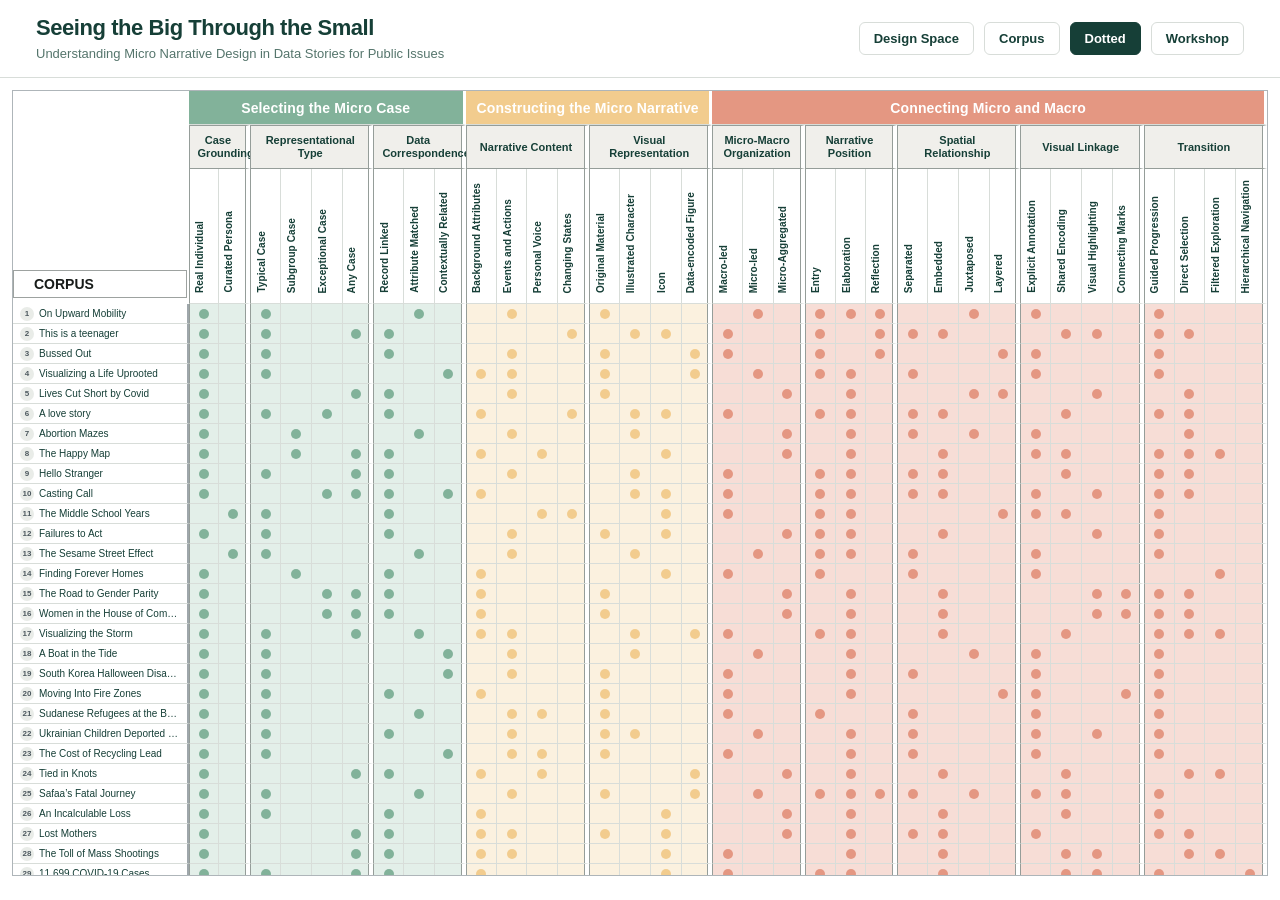
<file: dotted.html>
<!doctype html>
<html lang="en">
<head>
  <meta charset="utf-8">
  <meta name="viewport" content="width=device-width, initial-scale=1">
  <title>Dotted — Seeing the Big Through the Small</title>
  <style>
    :root {
      --ink: #163f37;
      --muted: #55756c;
      --line: #d8ddd9;
      --paper: #ffffff;
      --panel: #ffffff;
      --case: #82b29a;
      --narrative: #f2cc8e;
      --connection: #e49782;
      --case-pale: #e3efe9;
      --narrative-pale: #fbf1df;
      --connection-pale: #f7ddd6;
      --name-w: 14%;
      --cell-w: calc(86% / 35);
      /* --case: #4daf7e;
      --narrative: #ebb255;
      --connection: #ec7251; */
      
    }
    

    *, *::before, *::after { box-sizing: border-box; }

    body {
      margin: 0;
      color: var(--ink);
      background: var(--paper);
      font-family: Arial, Helvetica, sans-serif;
    }

    .site-header {
      display: flex;
      align-items: center;
      justify-content: space-between;
      gap: 28px;
      max-width: 1800px;
      min-height: 78px;
      margin: auto;
      padding: 14px 36px;
      border-bottom: 1px solid var(--line);
      background: #fff;
    }

    .identity { display: flex; flex-direction: column; gap: 6px; min-width: 0; color: var(--ink); text-decoration: none; }
    .identity strong { font-size: 22px; line-height: 1.1; letter-spacing: -.02em; }
    .identity span { color: var(--muted); font-size: 13px; }
    .tabs { display: flex; align-items: center; gap: 10px; flex: 0 0 auto; }
    .tab { padding: 8px 14px; border: 1px solid var(--line); border-radius: 6px; color: var(--ink); background: #fff; cursor: pointer; font-size: 13px; font-weight: 600; text-decoration: none; }
    .tab:hover, .tab:focus-visible { border-color: var(--ink); outline: none; }
    .tab.is-active { border-color: var(--ink); color: #fff; background: var(--ink); }

    .page {
      width: min(100% - 24px, 1800px);
      margin: 12px auto 20px;
    }

    .masthead {
      display: flex;
      align-items: end;
      justify-content: space-between;
      gap: 24px;
      margin-bottom: 18px;
    }

    .eyebrow {
      margin: 0 0 5px;
      color: var(--muted);
      font-size: 11px;
      font-weight: 700;
      letter-spacing: .16em;
      text-transform: uppercase;
    }

    h1 {
      margin: 0;
      font-family: Arial, sans-serif;
      font-size: clamp(26px, 3vw, 42px);
      font-weight: 500;
      letter-spacing: -.025em;
    }

    .meta {
      margin-top: 7px;
      color: var(--muted);
      font-size: 13px;
    }

    .tools {
      display: flex;
      align-items: center;
      gap: 10px;
    }

    input[type="search"] {
      width: 220px;
      border: 1px solid #aeb6ba;
      border-radius: 0;
      background: rgba(255,255,255,.85);
      padding: 9px 11px;
      color: var(--ink);
      font: inherit;
      font-size: 13px;
      outline: none;
    }

    input[type="search"]:focus { border-color: var(--ink); box-shadow: 0 0 0 1px var(--ink); }

    .file-label,
    .export-button {
      border: 1px solid var(--ink);
      padding: 9px 12px;
      background: var(--ink);
      color: white;
      cursor: pointer;
      font-family: Arial, sans-serif;
      font-size: 12px;
      font-weight: 700;
      line-height: normal;
      white-space: nowrap;
    }

    .export-button {
      border-color: #aeb6ba;
      background: #fff;
      color: var(--ink);
    }

    .export-button:hover { background: #eef2f0; }

    #fileInput { display: none; }

    .legend {
      display: flex;
      flex-wrap: wrap;
      gap: 18px;
      margin: 0 0 10px;
      color: #445058;
      font-size: 12px;
      font-weight: 600;
    }

    .legend-item { display: inline-flex; align-items: center; gap: 7px; }
    .swatch { width: 10px; height: 10px; }

    .matrix-shell {
      overflow-x: hidden;
      overflow-y: auto;
      height: calc(100vh - 114px);
      border: 1px solid #aeb5b9;
      background: var(--panel);
      box-shadow: none;
    }

    table {
      width: 100%;
      min-width: 0;
      border-collapse: separate;
      border-spacing: 0;
      table-layout: fixed;
      font-size: 11px;
    }

    th, td {
      border-right: .65px solid var(--line);
      border-bottom: .65px solid var(--line);
      padding: 0;
      text-align: center;
    }

    thead th { position: sticky; z-index: 5; }

    .corner {
      width: var(--name-w);
      padding: 0;
      border-right: 2px solid transparent;
      border-bottom-color: transparent;
      background: transparent;
      color: transparent;
      text-align: left;
      vertical-align: bottom;
      font-size: 0;
    }

    .corner::after {
      content: "CORPUS";
      display: block;
      width: 100%;
      margin: 0 0 5px;
      padding: 6px 10px 6px 20px;
      border: .8px solid #9da2a0;
      background: #fff;
      color: #171b19;
      font-size: 14px;
      font-weight: 700;
      line-height: 1;
      text-align: left;
    }

    .facet-row th { top: 0; height: 34px; }
    .dimension-row th { top: 34px; height: 44px; }
    .decision-row th { top: 78px; }
    .corner { z-index: 9; background: #fff; }

    .facet {
      color: #ffffff;
      font-family: Arial, sans-serif;
      font-size: clamp(14px, 1vw, 18px);
      font-weight: 600;
      letter-spacing: .01em;
      border-right: 3px solid white;
    }

    .facet.case { background: var(--case); }
    .facet.narrative { background: var(--narrative); }
    .facet.connection { background: var(--connection); }

    .dimension {
      padding: 5px 8px;
      background: #f0efeb;
      font-size: clamp(11px, .82vw, 15px);
      line-height: 1.15;
      border-top: 1px solid #959d99;
      border-bottom: 1px solid #959d99;
      border-left: 1px solid #959d99;
      border-right: 4px solid #fff;
      box-shadow: inset -1px 0 #959d99;
    }

    .decision {
      width: var(--cell-w);
      height: 135px;
      background: #fff;
      vertical-align: bottom;
      text-align: center;
    }

    .decision > span {
      display: inline-block;
      width: 18px;
      margin: 0 0 8px;
      text-align: left;
      line-height: 1.08;
      writing-mode: vertical-rl;
      transform: rotate(180deg);
      font-size: clamp(10px, .72vw, 13px);
      font-weight: 650;
      letter-spacing: .01em;
    }

    .group-start { border-left: 1px solid #959d99 !important; }
    .group-end {
      border-right: 4px solid #fff !important;
      box-shadow: inset -1px 0 #959d99;
    }

    tbody tr { height: 20px; }
    tbody tr:hover td { filter: brightness(.965); }

    .case-name {
      position: sticky;
      left: 0;
      z-index: 2;
      width: var(--name-w);
      max-width: 0;
      height: 20px;
      padding: 1px 7px;
      border-right: 2px solid #9fa7ab;
      background: #fff;
      text-align: left;
      white-space: nowrap;
      overflow: hidden;
      text-overflow: ellipsis;
      font-size: clamp(10px, .75vw, 13px);
      font-weight: 400;
    }

    .case-name .id {
      display: inline-grid;
      place-items: center;
      width: 14px;
      height: 14px;
      margin-right: 5px;
      border-radius: 50%;
      background: #e9ece8;
      color: #4d595f;
      font-size: 8px;
      font-weight: 800;
    }

    td.mark-cell {
      width: var(--cell-w);
      height: 20px;
      line-height: 0;
    }
    td.mark-cell.case { background: var(--case-pale); }
    td.mark-cell.narrative { background: var(--narrative-pale); }
    td.mark-cell.connection { background: var(--connection-pale); }

    .dot {
      display: inline-block;
      width: 10px;
      height: 10px;
      margin: 3px;
      border-radius: 50%;
      animation: settle .28s both;
    }

    .mark-cell.case .dot { background: var(--case); }
    .mark-cell.narrative .dot { background: var(--narrative); }
    .mark-cell.connection .dot { background: var(--connection); }

    @keyframes settle {
      from { opacity: 0; transform: scale(.35); }
      to { opacity: 1; transform: scale(1); }
    }

    tfoot th, tfoot td {
      position: static;
      height: 32px;
      background: #fff;
      font-variant-numeric: tabular-nums;
      font-weight: 400;
    }

    tfoot th {
      padding: 0;
      border-right: 2px solid #9fa7ab;
      text-align: left;
      text-transform: none;
      letter-spacing: 0;
      font-size: 12px;
    }

    .total-hash {
      display: inline-block;
      width: 26px;
      text-align: center;
      font-weight: 400;
    }

    tfoot td {
      font-size: 14px;
      font-weight: 700;
    }

    tfoot td.case { color: var(--case); }
    tfoot td.narrative { color: var(--narrative); }
    tfoot td.connection { color: var(--connection); }

    .status {
      display: none;
      padding: 18px;
      border: 1px solid #b9aa82;
      background: #fff8e6;
      color: #62552e;
      font-size: 13px;
      line-height: 1.6;
    }

    @media (max-width: 760px) {
      :root { --name-w: 18%; --cell-w: calc(82% / 35); }
      .page { width: calc(100% - 16px); margin-top: 14px; }
      .masthead { align-items: stretch; flex-direction: column; gap: 12px; }
      .tools { width: 100%; }
      .tools { flex-wrap: wrap; }
      input[type="search"] { min-width: 0; flex: 1; }
      .matrix-shell { height: calc(100vh - 145px); }
      .site-header { align-items: flex-start; flex-direction: column; padding: 14px; }
      .tabs { width: 100%; overflow-x: auto; }
      .tab { padding: 7px 10px; font-size: 11px; }
    }
  </style>
</head>
<body>
  <header class="site-header">
    <a class="identity" href="index.html">
      <strong>Seeing the Big Through the Small</strong>
      <span>Understanding Micro Narrative Design in Data Stories for Public Issues</span>
    </a>
    <nav class="tabs" aria-label="Research sections">
      <a class="tab" href="index.html">Design Space</a>
      <a class="tab" href="corpus.html">Corpus</a>
      <a class="tab is-active" href="dotted.html" aria-current="page">Dotted</a>
      <button class="tab" type="button">Workshop</button>
    </nav>
  </header>
  <main class="page">
    <div id="status" class="status"></div>
    <div id="matrix" class="matrix-shell" aria-live="polite"></div>
  </main>

  <script>
    const schema = [
      {
        name: "Selecting the Micro Case",
        tone: "case",
        dimensions: [
          { name: "Case Grounding", source: "Case Grounding", values: ["Real Individual", "Curated Persona"] },
          { name: "Representational Type", source: "Distributional Position", values: ["Typical Case", "Subgroup Case", "Exceptional Case", "Any Case"] },
          { name: "Data Correspondence", source: "Case–Data Relationship", values: ["Record Linked", "Attribute Matched", "Contextually Related"] }
        ]
      },
      {
        name: "Constructing the Micro Narrative",
        tone: "narrative",
        dimensions: [
          { name: "Narrative Content", source: "Narrative Content", values: ["Background Attributes", "Events and Actions", "Personal Voice", "Changing States"] },
          { name: "Visual Representation", source: "Visual Representation", values: ["Original Material", "Illustrated Character", "Icon", "Data-encoded Figure"] }
        ]
      },
      {
        name: "Connecting Micro and Macro",
        tone: "connection",
        dimensions: [
          { name: "Micro-Macro Organization", source: "Narrative Role", values: ["Macro-led", "Micro-led", "Micro-Aggregated"] },
          { name: "Narrative Position", source: "Narrative Function", values: ["Entry", "Elaboration", "Reflection"] },
          { name: "Spatial Relationship", source: "Spatial Relationship", values: ["Separated", "Embedded", "Juxtaposed", "Layered"] },
          { name: "Visual Linkage", source: "Visual Linkage", values: ["Explicit Annotation", "Shared Encoding", "Visual Highlighting", "Connecting Marks"] },
          { name: "Transition", source: "Transition", values: ["Guided Progression", "Direct Selection", "Filtered Exploration", "Hierarchical Navigation"] }
        ]
      }
    ];

    let allRows = [];
    let visibleRows = [];

    function parseCSV(text) {
      const rows = [];
      let row = [], field = "", quoted = false;
      text = text.replace(/^\uFEFF/, "");
      for (let i = 0; i < text.length; i++) {
        const char = text[i];
        if (quoted) {
          if (char === '"' && text[i + 1] === '"') { field += '"'; i++; }
          else if (char === '"') quoted = false;
          else field += char;
        } else if (char === '"') quoted = true;
        else if (char === ',') { row.push(field); field = ""; }
        else if (char === '\n') { row.push(field.replace(/\r$/, "")); rows.push(row); row = []; field = ""; }
        else field += char;
      }
      if (field.length || row.length) { row.push(field.replace(/\r$/, "")); rows.push(row); }
      const headers = rows.shift().map(header => header.trim());
      return rows.filter(cells => cells.some(Boolean)).map(cells =>
        Object.fromEntries(headers.map((header, index) => [header, (cells[index] || "").trim()]))
      );
    }

    function normalized(value) {
      return value.trim().toLocaleLowerCase().replace(/[–—]/g, "-");
    }

    function selections(row, source) {
      return new Set((row[source] || "").split(",").filter(Boolean).map(normalized));
    }

    function rowTitle(row) {
      return row["title-short"] || "Untitled";
    }

    function flatColumns() {
      return schema.flatMap(facet => facet.dimensions.flatMap(dimension =>
        dimension.values.map((value, index) => ({
          facet: facet.name,
          tone: facet.tone,
          dimension: dimension.name,
          source: dimension.source,
          value,
          groupStart: index === 0,
          groupEnd: index === dimension.values.length - 1
        }))
      ));
    }

    function escapeHTML(value) {
      return String(value).replace(/[&<>'"]/g, char => ({
        "&": "&amp;", "<": "&lt;", ">": "&gt;", "'": "&#39;", '"': "&quot;"
      })[char]);
    }

    function render(rows) {
      visibleRows = rows;
      const columns = flatColumns();
      const colgroup = `<colgroup><col style="width:var(--name-w)">${columns.map(() =>
        `<col style="width:var(--cell-w)">`
      ).join("")}</colgroup>`;
      const counts = columns.map(column => rows.reduce((sum, row) =>
        sum + (selections(row, column.source).has(normalized(column.value)) ? 1 : 0), 0
      ));

      const facetHeaders = schema.map(facet => {
        const span = facet.dimensions.reduce((sum, dimension) => sum + dimension.values.length, 0);
        return `<th class="facet ${facet.tone}" colspan="${span}">${escapeHTML(facet.name)}</th>`;
      }).join("");

      const dimensionHeaders = schema.flatMap(facet => facet.dimensions.map(dimension =>
        `<th class="dimension" colspan="${dimension.values.length}">${escapeHTML(dimension.name)}</th>`
      )).join("");

      const decisionHeaders = columns.map(column =>
        `<th class="decision ${column.groupStart ? "group-start" : ""} ${column.groupEnd ? "group-end" : ""}" title="${escapeHTML(column.value)}"><span>${escapeHTML(column.value)}</span></th>`
      ).join("");

      const body = rows.map((row, rowIndex) => {
        const marks = columns.map((column, columnIndex) => {
          const present = selections(row, column.source).has(normalized(column.value));
          return `<td class="mark-cell ${column.tone} ${column.groupStart ? "group-start" : ""} ${column.groupEnd ? "group-end" : ""}" title="${escapeHTML(rowTitle(row))} · ${escapeHTML(column.value)}">${present ? `<i class="dot" style="animation-delay:${Math.min(rowIndex * 8 + columnIndex * 2, 240)}ms"></i>` : ""}</td>`;
        }).join("");
        return `<tr><td class="case-name" title="${escapeHTML(rowTitle(row))}"><span class="id">${escapeHTML(row.id)}</span>${escapeHTML(rowTitle(row))}</td>${marks}</tr>`;
      }).join("");

      const totals = counts.map((count, index) =>
        `<td class="${columns[index].tone} ${columns[index].groupStart ? "group-start" : ""} ${columns[index].groupEnd ? "group-end" : ""}">${count}</td>`
      ).join("");

      document.getElementById("matrix").innerHTML = `
        <table aria-label="Corpus coding matrix">
          ${colgroup}
          <thead>
            <tr class="facet-row"><th class="corner" rowspan="3">Cases</th>${facetHeaders}</tr>
            <tr class="dimension-row">${dimensionHeaders}</tr>
            <tr class="decision-row">${decisionHeaders}</tr>
          </thead>
          <tbody>${body || `<tr><td class="case-name">No matching cases</td></tr>`}</tbody>
          <tfoot><tr><th><span class="total-hash">#</span><span>Total</span></th>${totals}</tr></tfoot>
        </table>`;
    }

    function useCSV(text) {
      allRows = parseCSV(text);
      if (!allRows.length || !("title-short" in allRows[0])) throw new Error("The CSV does not contain a title-short field.");
      document.getElementById("status").style.display = "none";
      document.getElementById("matrix").style.display = "block";
      render(allRows);
    }

    function exportMarkup() {
      const matrix = document.getElementById("matrix");
      const width = Math.ceil(matrix.scrollWidth);
      const height = Math.ceil(matrix.scrollHeight);
      const css = document.querySelector("style").textContent +
        "\n*{animation:none!important}.matrix-shell{box-shadow:none!important}";
      const content = matrix.outerHTML;
      const svg = `<svg xmlns="http://www.w3.org/2000/svg" width="${width}" height="${height}" viewBox="0 0 ${width} ${height}">
        <foreignObject width="100%" height="100%">
          <div xmlns="http://www.w3.org/1999/xhtml"><style>${css}</style>${content}</div>
        </foreignObject>
      </svg>`;
      return { svg, width, height };
    }

    function downloadBlob(blob, filename) {
      const url = URL.createObjectURL(blob);
      const link = document.createElement("a");
      link.href = url;
      link.download = filename;
      link.style.display = "none";
      document.body.appendChild(link);
      link.click();
      link.remove();
      setTimeout(() => URL.revokeObjectURL(url), 3000);
    }

    document.getElementById("exportSVG")?.addEventListener("click", () => {
      const { svg } = exportMarkup();
      downloadBlob(new Blob([svg], { type: "image/svg+xml;charset=utf-8" }), "dotted-corpus.svg");
    });

    function cssVariable(name) {
      return getComputedStyle(document.documentElement).getPropertyValue(name).trim();
    }

    function wrapCanvasText(context, text, centerX, centerY, maxWidth, lineHeight) {
      const words = text.split(" ");
      const lines = [];
      let line = "";
      words.forEach(word => {
        const next = line ? `${line} ${word}` : word;
        if (line && context.measureText(next).width > maxWidth) {
          lines.push(line);
          line = word;
        } else line = next;
      });
      if (line) lines.push(line);
      const startY = centerY - (lines.length - 1) * lineHeight / 2;
      lines.forEach((item, index) => context.fillText(item, centerX, startY + index * lineHeight));
    }

    function buildPNGCanvas(rows) {
      const columns = flatColumns();
      const nameWidth = 230;
      const cellWidth = 42;
      const facetHeight = 42;
      const dimensionHeight = 52;
      const decisionHeight = 175;
      const rowHeight = 20;
      const totalHeight = 32;
      const headerHeight = facetHeight + dimensionHeight + decisionHeight;
      const width = nameWidth + columns.length * cellWidth;
      const height = headerHeight + rows.length * rowHeight + totalHeight;
      const scale = 2;
      const canvas = document.createElement("canvas");
      canvas.width = width * scale;
      canvas.height = height * scale;
      const context = canvas.getContext("2d");
      context.scale(scale, scale);
      context.textBaseline = "middle";
      context.fillStyle = "#fff";
      context.fillRect(0, 0, width, height);

      const colors = {
        case: { main: cssVariable("--case"), pale: cssVariable("--case-pale") },
        narrative: { main: cssVariable("--narrative"), pale: cssVariable("--narrative-pale") },
        connection: { main: cssVariable("--connection"), pale: cssVariable("--connection-pale") }
      };
      const lineColor = cssVariable("--line") || "#b8bcba";
      const strokeCell = (x, y, w, h) => {
        context.strokeStyle = lineColor;
        context.lineWidth = .65;
        context.strokeRect(x + .325, y + .325, w - .65, h - .65);
      };

      let x = nameWidth;
      schema.forEach(facet => {
        const span = facet.dimensions.reduce((sum, dimension) => sum + dimension.values.length, 0);
        const facetWidth = span * cellWidth;
        context.fillStyle = colors[facet.tone].main;
        context.fillRect(x + 1, 1, facetWidth - 3, facetHeight - 2);
        context.fillStyle = "#fff";
        context.font = "600 17px Arial";
        context.textAlign = "center";
        context.fillText(facet.name, x + facetWidth / 2, facetHeight / 2);
        x += facetWidth;
      });

      x = nameWidth;
      schema.forEach(facet => facet.dimensions.forEach(dimension => {
        const dimensionWidth = dimension.values.length * cellWidth;
        context.fillStyle = "#f0efeb";
        context.fillRect(x + 1, facetHeight + 1, dimensionWidth - 4, dimensionHeight - 2);
        context.strokeStyle = "#959d99";
        context.lineWidth = 1;
        context.strokeRect(x + .5, facetHeight + .5, dimensionWidth - 4, dimensionHeight - 1);
        context.fillStyle = "#343a3d";
        context.font = "600 14px Arial";
        context.textAlign = "center";
        wrapCanvasText(context, dimension.name, x + (dimensionWidth - 3) / 2,
          facetHeight + dimensionHeight / 2, dimensionWidth - 16, 16);
        x += dimensionWidth;
      }));

      columns.forEach((column, index) => {
        const cellX = nameWidth + index * cellWidth;
        const cellY = facetHeight + dimensionHeight;
        strokeCell(cellX, cellY, cellWidth, decisionHeight);
        context.save();
        context.translate(cellX + cellWidth / 2, cellY + decisionHeight - 8);
        context.rotate(-Math.PI / 2);
        context.fillStyle = "#343a3d";
        context.font = "600 14px Arial";
        context.textAlign = "left";
        context.fillText(column.value, 0, 0);
        context.restore();
      });

      context.fillStyle = "#fff";
      context.fillRect(0, headerHeight - 27, nameWidth, 22);
      context.strokeStyle = "#9da2a0";
      context.lineWidth = .8;
      context.strokeRect(.4, headerHeight - 26.6, nameWidth - .8, 21.2);
      context.fillStyle = "#171b19";
      context.font = "700 12px Arial";
      context.textAlign = "left";
      context.fillText("CORPUS", 26, headerHeight - 16);

      rows.forEach((row, rowIndex) => {
        const y = headerHeight + rowIndex * rowHeight;
        context.fillStyle = "#fff";
        context.fillRect(0, y, nameWidth, rowHeight);
        strokeCell(0, y, nameWidth, rowHeight);
        context.fillStyle = "#e9ece8";
        context.beginPath();
        context.arc(13, y + rowHeight / 2, 7, 0, Math.PI * 2);
        context.fill();
        context.fillStyle = "#4d595f";
        context.font = "700 8px Arial";
        context.textAlign = "center";
        context.fillText(row.id, 13, y + rowHeight / 2);
        context.fillStyle = "#172027";
        context.font = "400 12px Arial";
        context.textAlign = "left";
        context.fillText(rowTitle(row), 24, y + rowHeight / 2);

        columns.forEach((column, columnIndex) => {
          const cellX = nameWidth + columnIndex * cellWidth;
          context.fillStyle = colors[column.tone].pale;
          context.fillRect(cellX, y, cellWidth, rowHeight);
          strokeCell(cellX, y, cellWidth, rowHeight);
          if (selections(row, column.source).has(normalized(column.value))) {
            context.fillStyle = colors[column.tone].main;
            context.beginPath();
            context.arc(cellX + cellWidth / 2, y + rowHeight / 2, 5, 0, Math.PI * 2);
            context.fill();
          }
        });
      });

      const totalY = headerHeight + rows.length * rowHeight;
      context.fillStyle = "#fff";
      context.fillRect(0, totalY, width, totalHeight);
      strokeCell(0, totalY, nameWidth, totalHeight);
      context.fillStyle = "#172027";
      context.font = "400 12px Arial";
      context.textAlign = "center";
      context.fillText("#", 13, totalY + totalHeight / 2);
      context.font = "700 12px Arial";
      context.textAlign = "left";
      context.fillText("Total", 26, totalY + totalHeight / 2);
      columns.forEach((column, index) => {
        const cellX = nameWidth + index * cellWidth;
        const count = rows.reduce((sum, row) => sum +
          (selections(row, column.source).has(normalized(column.value)) ? 1 : 0), 0);
        strokeCell(cellX, totalY, cellWidth, totalHeight);
        context.fillStyle = colors[column.tone].main;
        context.font = "700 14px Arial";
        context.textAlign = "center";
        context.fillText(count, cellX + cellWidth / 2, totalY + totalHeight / 2);
      });

      columns.forEach((column, index) => {
        if (!column.groupEnd || index === columns.length - 1) return;
        const boundary = nameWidth + (index + 1) * cellWidth;
        const startY = facetHeight + dimensionHeight;
        context.fillStyle = "#fff";
        context.fillRect(boundary - 4, startY, 4, height - startY);
        context.strokeStyle = "#959d99";
        context.lineWidth = 1;
        context.beginPath();
        context.moveTo(boundary - 4.5, startY);
        context.lineTo(boundary - 4.5, height);
        context.moveTo(boundary + .5, startY);
        context.lineTo(boundary + .5, height);
        context.stroke();
      });
      return canvas;
    }

    function downloadCanvasPNG(canvas) {
      const fallback = () => {
        const link = document.createElement("a");
        link.download = "dotted-corpus.png";
        link.href = canvas.toDataURL("image/png");
        link.style.display = "none";
        document.body.appendChild(link);
        link.click();
        link.remove();
      };
      if (!canvas.toBlob) return fallback();
      canvas.toBlob(blob => blob ? downloadBlob(blob, "dotted-corpus.png") : fallback(), "image/png");
    }

    document.getElementById("exportPNG")?.addEventListener("click", () => {
      if (!visibleRows.length) return;
      try {
        downloadCanvasPNG(buildPNGCanvas(visibleRows));
      } catch (error) {
        console.error("PNG export failed", error);
        alert("PNG export failed. Please reload the page and select corpus.csv again.");
      }
    });

    document.getElementById("search")?.addEventListener("input", event => {
      const query = normalized(event.target.value);
      render(allRows.filter(row => normalized(rowTitle(row)).includes(query) || normalized(row.id).includes(query)));
    });

    document.getElementById("fileInput")?.addEventListener("change", async event => {
      const file = event.target.files[0];
      if (file) useCSV(await file.text());
    });

    fetch("corpus.csv")
      .then(response => {
        if (!response.ok) throw new Error("Unable to load corpus.csv");
        return response.text();
      })
      .then(useCSV)
      .catch(() => {
        document.getElementById("matrix").style.display = "none";
        const status = document.getElementById("status");
        status.style.display = "block";
        status.innerHTML = "The browser blocked automatic local-file loading. Use <strong>Select CSV</strong> and choose <code>corpus.csv</code>, or open the site through a local web server.";
      });
  </script>
</body>
</html>
</file>
